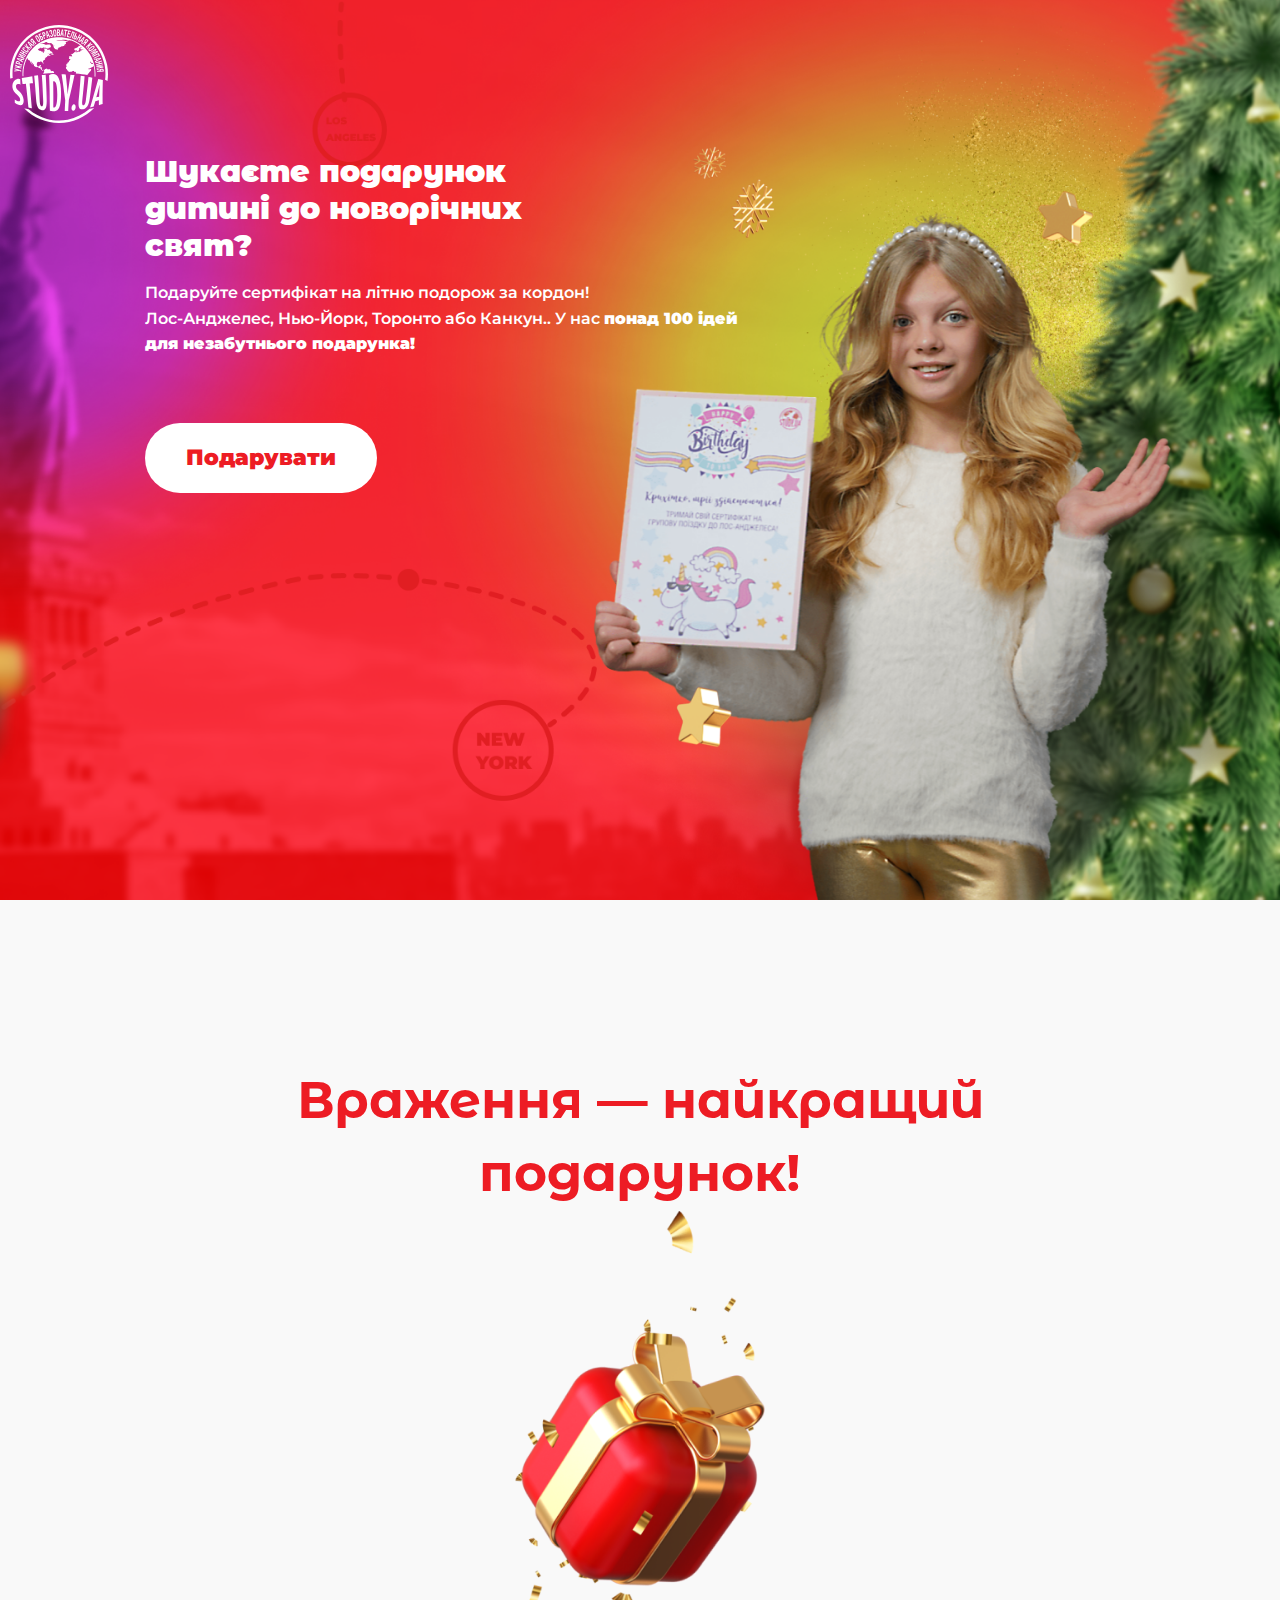
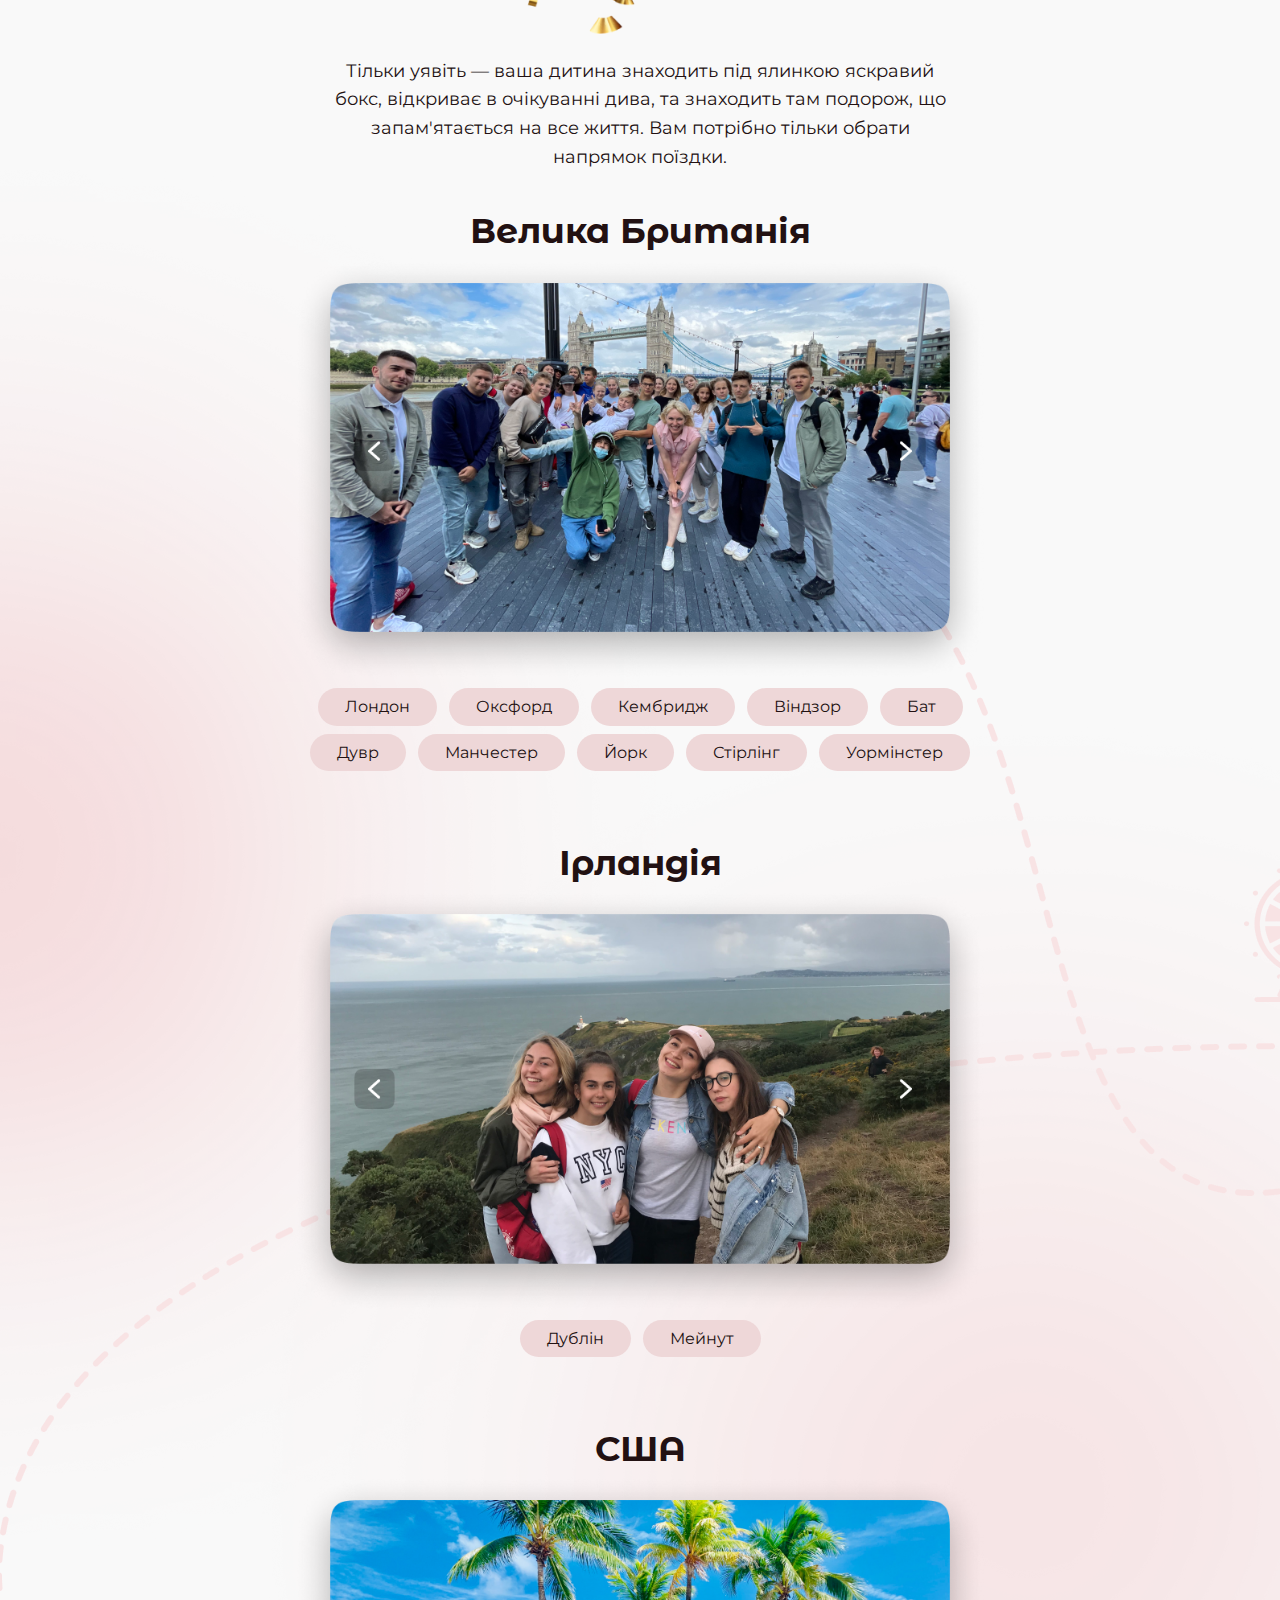
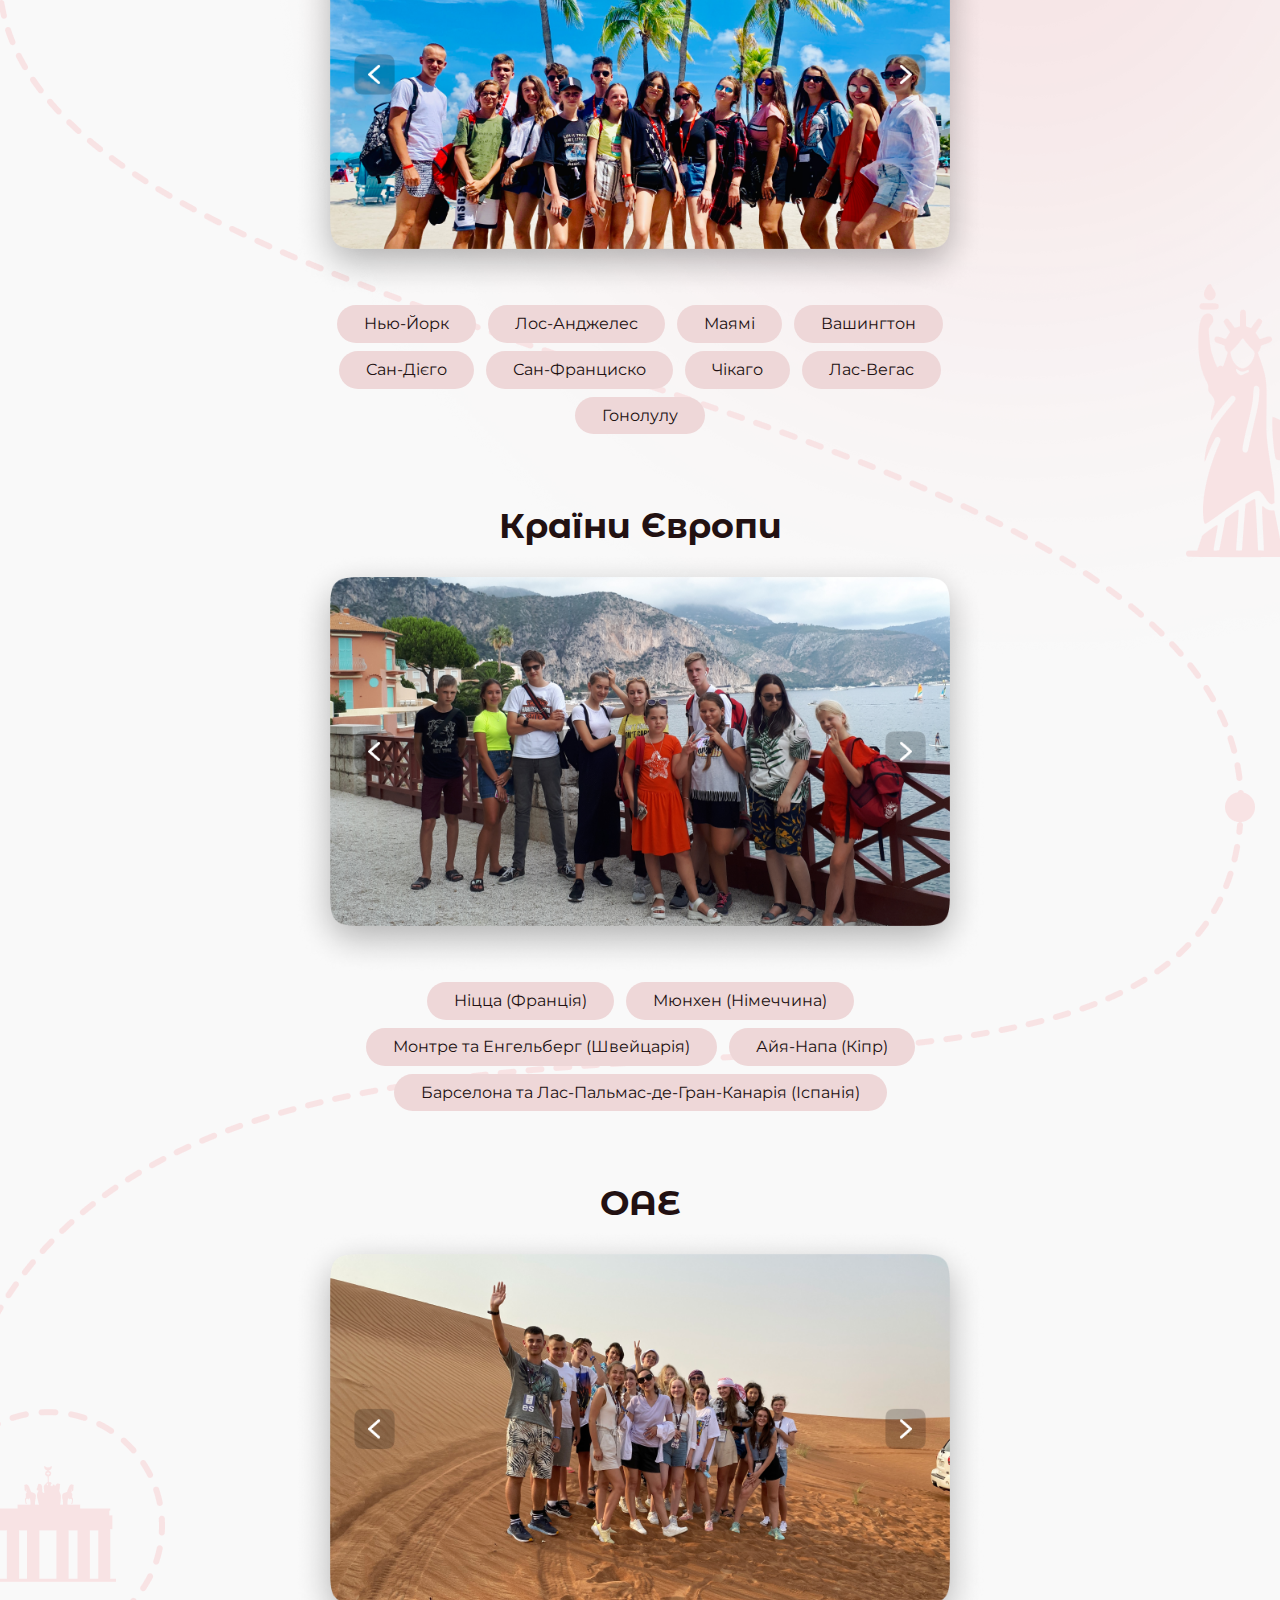
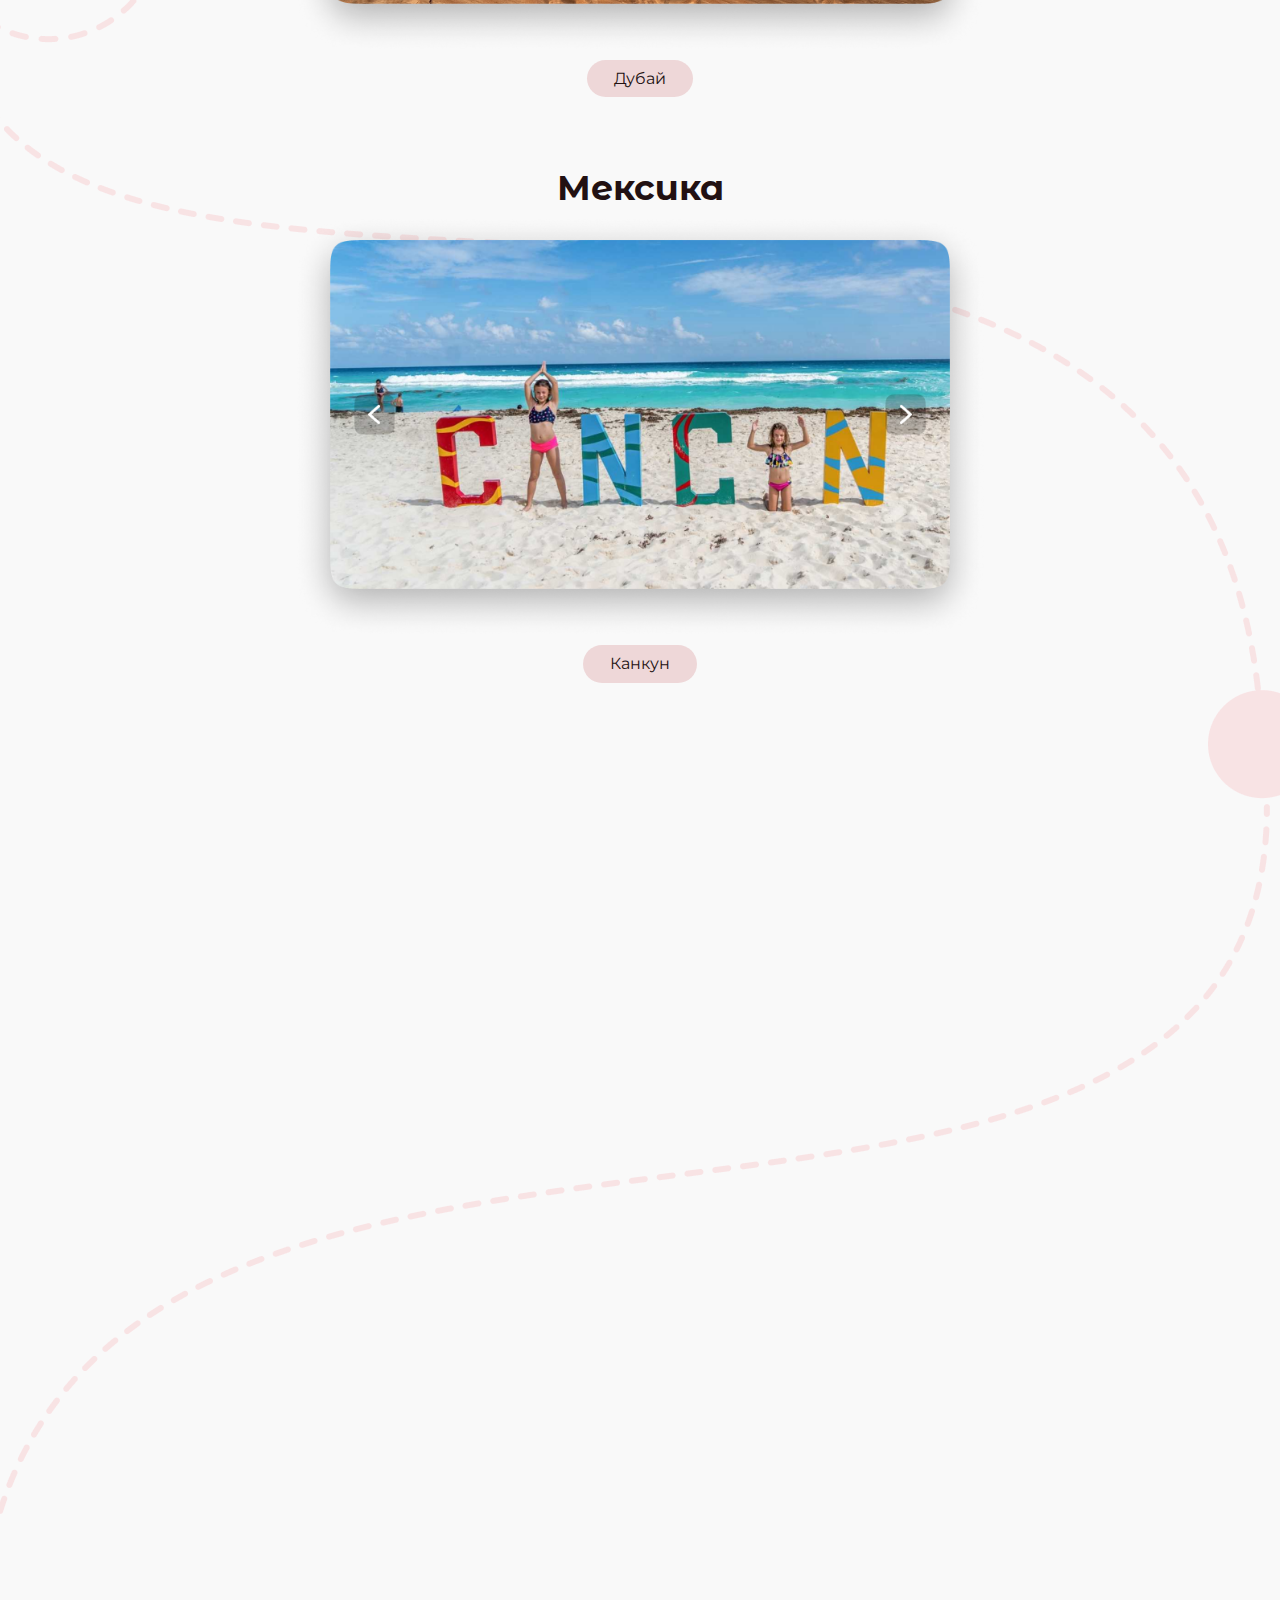
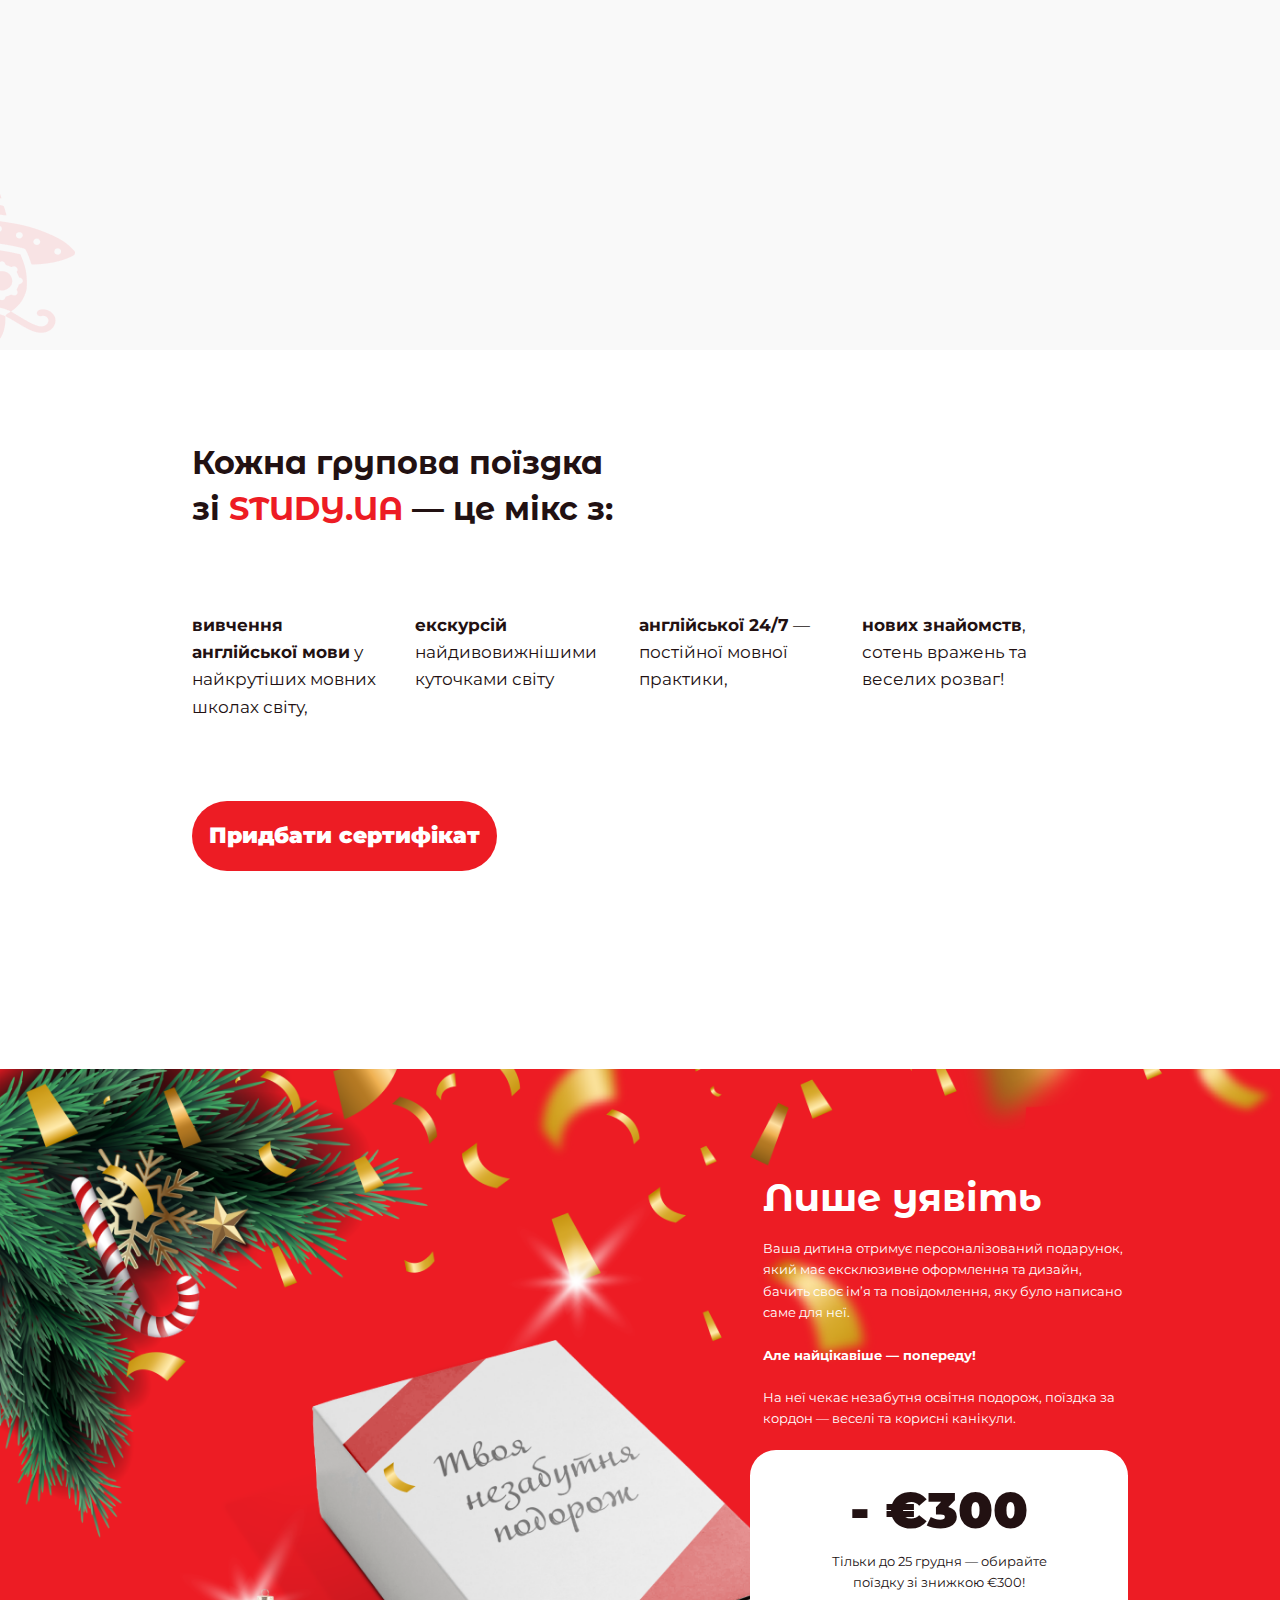
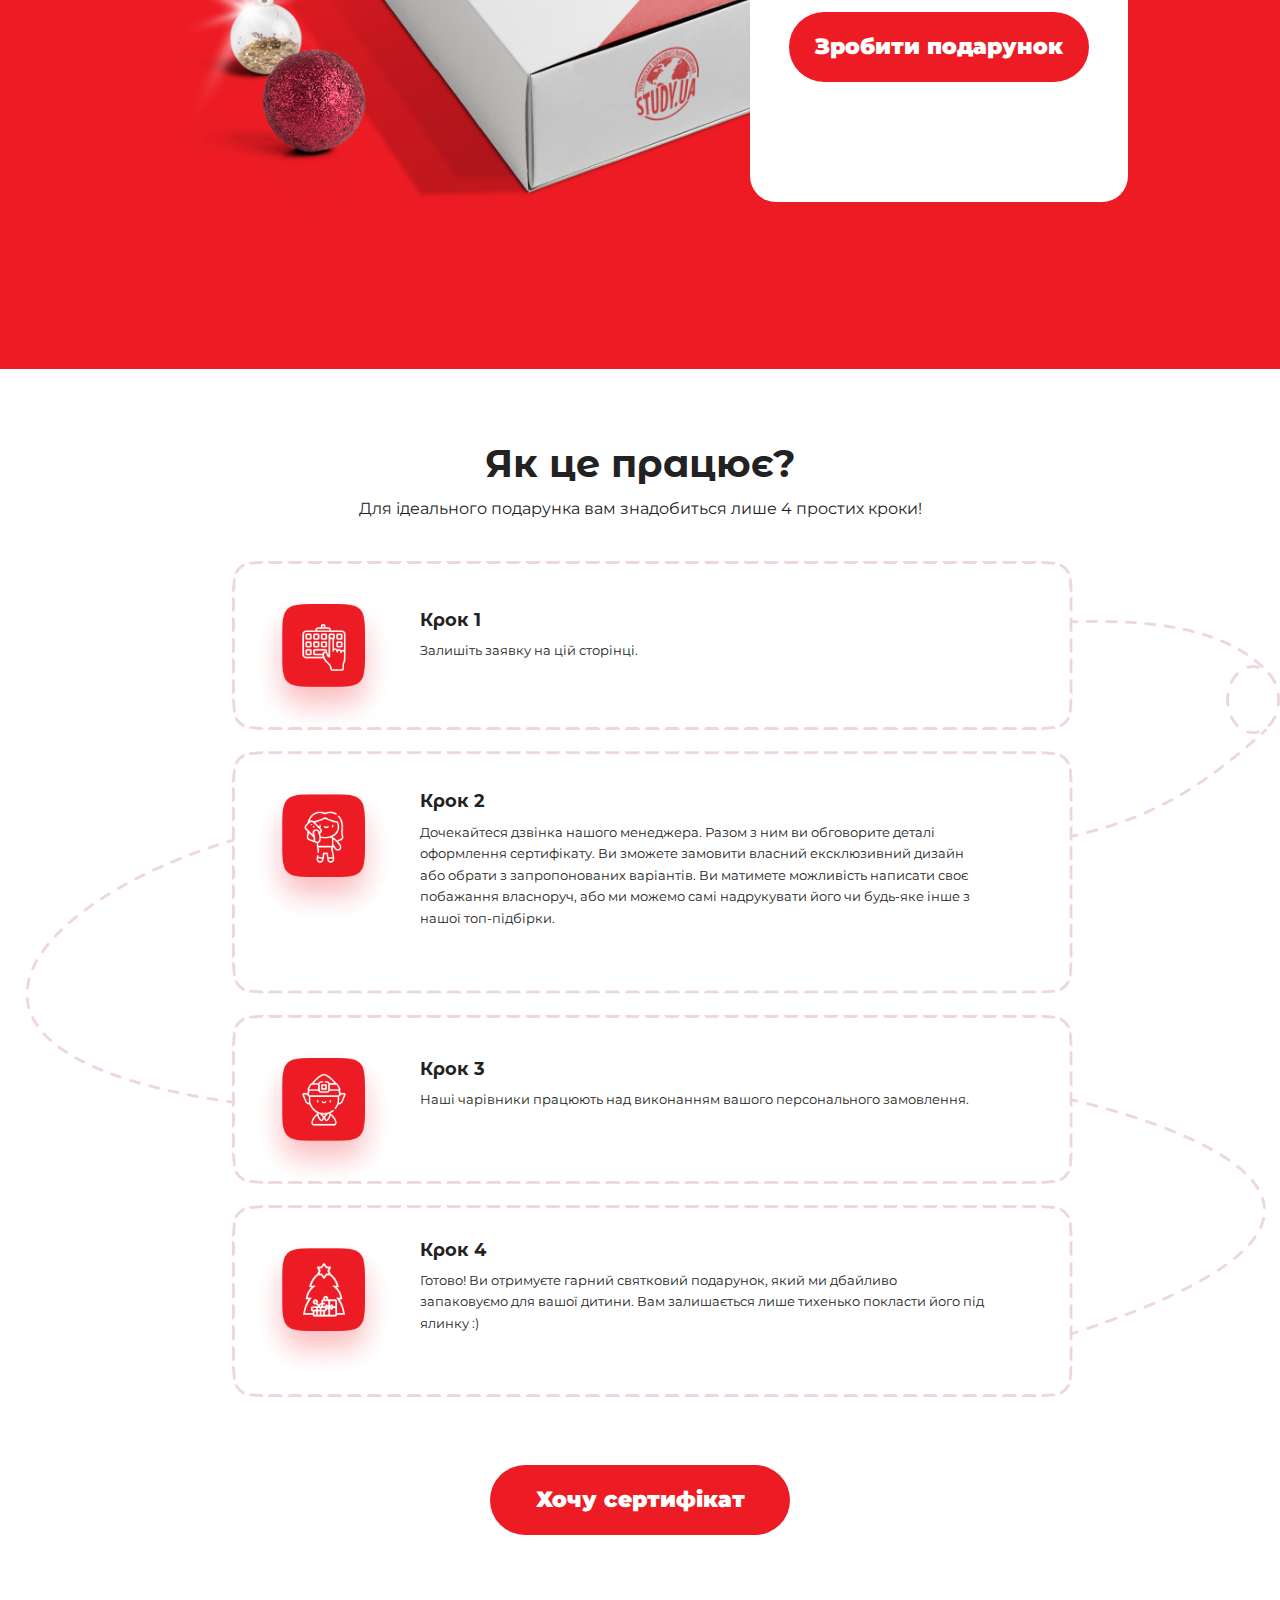
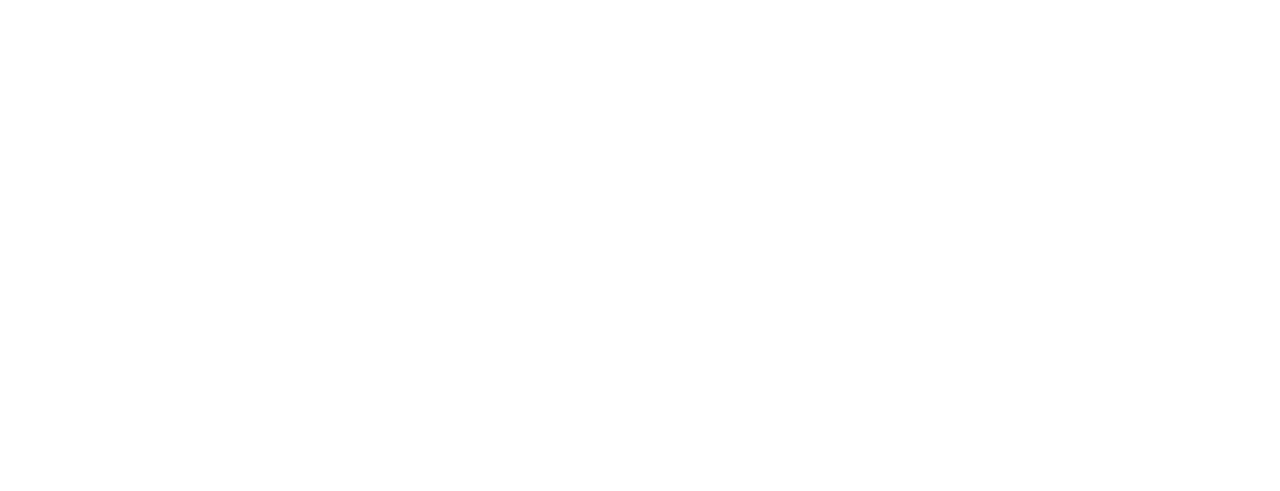
<file: index.html>
<!DOCTYPE html>
<html lang="en">
  <head>
    <meta charset="UTF-8" />
    <meta http-equiv="X-UA-Compatible" content="IE=edge" />
    <meta name="viewport" content="width=device-width, initial-scale=1.0" />
    <title>НР сертифікат | STUDY.UA</title>
    <link rel="shortcut icon" href="favicon.svg" type="image/x-icon" />
    <link rel="preconnect" href="https://fonts.googleapis.com" />
    <link rel="preconnect" href="https://fonts.gstatic.com" crossorigin />
    <link
      href="https://fonts.googleapis.com/css2?family=Montserrat+Alternates:wght@700;900&display=swap"
      rel="stylesheet"
    />
    <link
      href="https://fonts.googleapis.com/css2?family=Montserrat:wght@400;600;700;900&display=swap"
      rel="stylesheet"
    />
    <link rel="stylesheet" href="./assets/css/reset.css" />
    <link rel="stylesheet" href="./assets/css/style.css" />
    <link rel="stylesheet" href="./assets/css/welcome.css" />
    <link rel="stylesheet" href="./assets/css/gifts.css" />
    <link rel="stylesheet" href="./assets/css/desc.css">
    <link rel="stylesheet" href="./assets/css/discount.css">
    <link rel="stylesheet" href="./assets/css/steps.css">
  </head>
  <body>
    <section class="welcome">
      <header class="welcome__header">
        <a href="" class="logo">
          <picture>
            <source
              srcset="./assets/images/logo-mob.svg"
              media="(max-width: 768px)"
            />
            <img src="./assets/images/logo-ds.svg" alt="" />
          </picture>
        </a>
      </header>
      <div class="container">
        <article class="welcome__article">
          <h1 class="welcome__heading">
            Шукаєте подарунок <br />
            дитині до новорічних <br />
            свят?
          </h1>
          <p>
            Подаруйте сертифікат на літню подорож за&nbsp;кордон! <br />
            Лос-Анджелес, Нью-Йорк, Торонто або Канкун.. У&nbsp;нас
            <strong>понад 100 ідей для незабутнього подарунка!</strong>
          </p>
          <a href="#sertificate" class="btn text-overflow">Подарувати</a>
        </article>
      </div>
    </section>

    <section class="gifts">
      <header class="gifts__header">
        <article class="article__gifts">
          <h2 class="gifts__heading">Враження — найкращий<br />
            подарунок!</h2>
          </header>
          <img class="gift__img" src="/assets/images/gift 1.png" alt="" />
          <p class="gifts__texts">
            Тільки уявіть — ваша дитина знаходить під ялинкою яскравий бокс, відкриває в очікуванні дива, та знаходить там подорож, що запам'ятається на все життя. Вам потрібно тільки обрати напрямок
            поїздки.
          </p>
          <h3 class="gifts__heading3">Велика Британія</h3>
          <img class="cities_img" src="./assets/images/1.png" alt="" />
          <p class="cities__tags">
          <a class="cities">Лондон</a>
          <a class="cities">Оксфорд</a>
          <a class="cities">Кембридж</a>
          <a class="cities">Віндзор</a>
          <a class="cities">Бат</a>
          <a class="cities">Дувр</a>
          <a class="cities">Манчестер</a>
          <a class="cities">Йорк</a>
          <a class="cities">Стірлінг</a>
          <a class="cities">Уормінстер</a>
        </p>

        <h3 class="gifts__heading3">Ірландія</h3>
        <img class="cities_img" src="./assets/images/2.png" alt="" />
        <p class="cities__tags">
          <a class="cities">Дублін</a>
          <a class="cities">Мейнут</a>
        </p>
        <div class="hide-on-mobile">

        <h3 class="gifts__heading3">США</h3>
        <img class="cities_img" src="./assets/images/3.png" alt="" />
        <p class="cities__tags">
          <a class="cities">Нью-Йорк</a>
          <a class="cities">Лос-Анджелес</a>
          <a class="cities">Маямі</a>
          <a class="cities">Вашингтон</a>
          <a class="cities">Сан-Дієго</a>
          <a class="cities">Сан-Франциско</a>
          <a class="cities">Чікаго</a>
          <a class="cities">Лас-Вегас</a>
          <a class="cities">Гонолулу</a>

  

        </p>

        <h3 class="gifts__heading3">Країни Європи</h3>
        <img class="cities_img" src="./assets/images/4.png" alt="" />
        <p class="cities__tags">
          <a class="cities">Ніцца (Франція)</a>
          <a class="cities">Мюнхен (Німеччина)</a>

          <a class="cities">Монтре та Енгельберг (Швейцарія)</a>
          <a class="cities">Айя-Напа (Кіпр)</a>
          <a class="cities">Барселона та Лас-Пальмас-де-Гран-Канарія (Іспанія)</a>

        </p>

        <h3 class="gifts__heading3">ОАЕ</h3>
        <img class="cities_img" src="./assets/images/5.png" alt="" />
        <p class="cities__tags">
          <a class="cities">Дубай</a>
        </p>

        <h3 class="gifts__heading3">Мексика</h3>
        <img class="cities_img" src="./assets/images/6.png" alt="" />
        <p class="cities__tags">
          <a class="cities">Канкун</a>
        </p>
      </div>


        </article class="article__gifts">
    </section>


   <section class="desc">
    <header class="desc__header">
      <article class="desc__article">
        <h2 class="desc__heading">Кожна групова поїздка<br /> зі <a class="color">STUDY.UA</a> — це мікс з:</h2>
      </header>

        <p class="desc__text">
          <a class="desc__texts"><strong>вивчення англійської мови</strong> у найкрутіших мовних школах світу, </a>
          <a class="desc__texts"><strong>екскурсій</strong> найдивовижнішими куточками світу</a>
          <a class="desc__texts"><strong>англійської 24/7</strong> — постійної мовної практики,</a> 
          <a class="desc__texts"><strong>нових знайомств</strong>, сотень вражень та веселих розваг!</a>
        </p>

          <a href="#sertificate" class="btn__desc text-overflow">Придбати сертифікат</a> 
      </article>
   </section>

   <section class="discount">
    <header class="discount__header">
      <div class="main__text">
        <h2 class="discount__heading">Лише уявіть</h2>
          <p class="discount__text">          
            Ваша дитина отримує персоналізований подарунок, який має ексклюзивне оформлення та дизайн, бачить своє ім’я та повідомлення, яку було написано саме для неї.</p>
          <p class="bold discount__text"><strong>Але найцікавіше — попереду!</strong></p>
          <p class="discount__text">На неї чекає незабутня освітня подорож, поїздка 
за кордон — веселі та корисні канікули.</p>
      </div>
    </header>

        <div class="block__container">

        <!-- <article class="discount_article"> -->

              <h3 class="discount__heading__block">- €300</h3>
              <p class="discount__text__block">Тільки до 25 грудня — обирайте поїздку зі знижкою €300! </p>
              <a href="#sertificate" class="btn__discount text-overflow">Зробити подарунок</a> 

      <!-- </article> -->
    </div>

   </section>


   <section class="steps">
    <header class="steps__header">
    <h2 class="steps__heading">Як це працює?</h2>
    <p class="steps__header__text">Для ідеального подарунка вам знадобиться лише 4 простих кроки!</p>
  </header>
  <div class="steps__list">
    <h3 class="steps__list__heading3">Крок 1</h3>
    <p class="steps__list__text">Залишіть заявку на цій сторінці.</p>
    <h3 class="steps__list__heading3">Крок 2</h3>
    <p class="steps__list__text">Дочекайтеся дзвінка нашого менеджера. Разом з ним ви обговорите деталі оформлення сертифікату. Ви зможете замовити власний ексклюзивний дизайн або обрати з запропонованих варіантів. Ви матимете можливість написати своє побажання власноруч, або ми можемо самі надрукувати його чи будь-яке інше з нашої топ-підбірки.</p>

    <h3 class="steps__list__heading3">Крок 3</h3>
    <p class="steps__list__text">Наші чарівники працюють над виконанням вашого персонального замовлення.</p>

    <h3 class="steps__list__heading3">Крок 4</h3>
    <p class="steps__list__text">Готово! Ви отримуєте гарний святковий подарунок, який ми дбайливо запаковуємо для вашої дитини. Вам залишається лише тихенько покласти його під ялинку :)</p>
</div>
<a href="#sertificate" class="btn__steps text-overflow">Хочу сертифікат</a> 

   </section>
    </body>
</html>
</file>
<file: assets/css/style.css>
:root {
  --color-text: #221112;
  --color-light: #ffffff;
  --color-main: #ed1c24;
  --color-footer: #670508;
  --space-size: 10px;
  font-family: "Montserrat", sans-serif;
  font-style: normal;
  font-weight: 400;
  font-size: 16px;
}
* {
  box-sizing: border-box;
}
a {
  color: inherit;
  text-decoration: none;
}
img {
  width: 100%;
}
h1,
h2,
h3 {
  font-family: "Montserrat Alternates", sans-serif;
}
h1 {
  font-weight: 900;
}
h2,
h3,
strong {
  font-weight: 700;
}
p {
  line-height: 1.6;
}
.btn {
  display: inline-block;
  max-width: 300px;
  width: 100%;
  min-width: 232px;
  padding: 1.1em 0;
  border-radius: 70px;
  background-color: var(--color-main);
  color: var(--color-light);
  font-weight: 900;
  text-align: center;
}

@media (min-width: 992px) {
  :root {
    font-size: 22px;
  }
  .container {
    max-width: 990px;
    margin: auto;
  }
}

@media (min-width: 1440px) {
  .container {
    max-width: 1170px;
  }
}
</file>
<file: assets/css/welcome.css>
.welcome {
  height: 100vh;
  padding: var(--space-size);
  background-color: var(--color-main);
  background-image: url(./../bg-images/Group\ 49_mob.png);
  background-repeat: no-repeat;
  background-size: cover;
  /* background-position: center bottom; */
  color: var(--color-light);
  /* color: #ffffff; */
}
.logo {
  display: block;
  width: 50px;
  height: 50px;
  margin-top: 15px;
}
.welcome__article {
  display: flex;
  flex-direction: column;
  height: 88vh;
}
.welcome__heading {
  margin-top: 30px;
  font-size: 1.375rem;
  line-height: 1.23;
}
.welcome__article p {
  padding-top: 0.7rem;
  font-weight: 600;
}
.welcome__article strong {
  font-weight: 900;
}
.welcome__article .btn {
  max-width: 232px;
  margin-top: 72.5%;

  align-self: center;

  background-color: var(--color-light);
  color: var(--color-main);
}

@media (min-width: 576px) {
  .welcome {
    background-image: url(./../bg-images/Group\ 49_desktop.png);
    background-position: 80% bottom;
  }
  .welcome__article {
    width: 50%;
  }
}

@media (min-width: 768px) {
  .logo {
    width: 98px;
    height: 98px;
  }
  .welcome__article {
    width: 60%;
  }
  .welcome__article .btn {
    align-self: initial;
    margin-top: 3rem;
  }
}
</file>
<file: assets/css/gifts.css>
.gifts {
  display: inline-block;
  background-color: #f9f9f9;
  color: #221112;
  height: 100vh;
  padding: var(--space-size);
  background-repeat: no-repeat;
  background-position: center bottom;
}

.gifts__heading {
  font-size: 1.5rem;
  /* padding-top: 10%; */
  margin-top: 2rem;
  /* padding: 10px 20px; */
  /* font-size: 16px; */

  font-weight: 700;
  line-height: 1.45;
  text-align: center;
  color: #ed1c24;
}

.gifts__texts {
  text-align: center;
  padding: 10px 20px;
  font-size: 0.97rem;

  /* padding: 60px 90px; */
  /* padding: 20px 290px 80px; */
}

.gifts__heading3 {
  margin-top: 40px;

  /* width: 830px;
  height: 51px; */
  /* left: 545px; */
  /* top: 2065px; */
  font-family: "Montserrat Alternates";
  font-style: normal;
  font-weight: 700;
  font-size: 23px;
  padding-top: 3%;
  padding-bottom: 4.5%;
  /* line-height: 51px; */
  text-align: center;
}

.gift__img {
  display: block;
  margin: 0 auto;
  width: 110px;
  padding-top: -40%;
  padding-bottom: 10%;

  /* position: absolute; */
  /* height: 513px; */
  /* margin-top: 15px; */
  /* align-self: center; */
  /* position: absolute; */
  /* width: 303px;
  height: 513px;
  left: 1102px;
  top: 1339px; */
  /* min-height: 100px; */
}

.cities_img {
  display: block;
  /* text-align: center; */
  margin: 0 auto;
  min-width: 200px;
  /* width: 430px; */
  /* width: 320px; */
  width: 100%;
  align-content: center;
  /* display: inline-block; */

  /* width: 770px;
height: 434px;
left: 575px;
top: 2166px; */

  /* padding-top: -40%; */
}

p {
  font-size: 16px;
}

.cities {
  background-color: #eed7d8;
  border-radius: 23px;
  padding: 6px 27px;
  display: inline-block;
  margin: 4px;
  text-align: center;

  /* flex-direction: column;
  flex-wrap: wrap; */

  /* display: flex;
  flex-direction: column;
  justify-content: space-around; */
}

.cities__tags {
  text-align: center;
  padding-bottom: 3%;
  /* padding-left: 23%; */
}

.hide-on-mobile {
  display: inline;
}
/* Smartphone Portrait and Landscape */
@media only screen and (min-device-width: 310px) and (max-device-width: 480px) {
  .hide-on-mobile {
    display: none;
  }
}

@media (min-width: 768px) {
  .gifts {
    background-image: url(./../bg-images/pattern.png);
    height: 650vh;
  }
  .gifts__heading {
    font-size: 2.3rem;
    padding-top: 5rem;
  }
  .gifts__texts {
    margin-top: -9%;
    padding-left: 25.4%;
    padding-right: 25.4%;
    /* display: absolute; */
    /*  margin: 0 auto; */
    /* padding: 20px 290px 80px; */
    font-size: 18px;
  }
  .cities_img {
    display: absolute;
    margin: 0 auto;
    padding-top: 3%;
    width: 700px;
  }
  .gift__img {
    display: block;
    margin: 0 auto;
    width: 250px;
    /* padding-top: -40%; */
  }
  .gifts__heading3 {
    font-size: 35px;
    /* padding-bottom: 0;  */
    margin-bottom: -7%;
    margin-top: -0.5%;
  }

  .cities__tags {
    padding-left: 23%;
    padding-right: 23%;
    /* font-size: ; */
  }
}
</file>
<file: assets/css/desc.css>
.desc {
  width: 80%;
  margin: 7% 7% 7% 4%;
  color: #221112;
  height: 120vh;
  background-repeat: no-repeat;
  background-position: center bottom;
  padding-top: 25%;
}

.desc__header {
  /* font-size: 1.55rem; */
  font-size: 1.55rem;

  text-align: left;
  font-weight: 700;
  /* line-height: 1.45; */
  white-space: nowrap;
}

.desc__heading,
.desc__texts {
  /* padding: 35px; */
  padding-bottom: 50px;
}

.desc__text {
  display: flex;
  flex-direction: column;
  justify-content: space-between;
  /* justify-content: center; */
  flex-wrap: nowrap;
  font-size: 17px;
}
.desc__texts {
  /* width: 20%; */
  width: 100%;
  text-align: left;
}

.color {
  color: #ed1c24;
}

.btn__desc {
  display: flex;
  justify-content: center;
  align-items: center;
  max-width: 90%;
  width: 100%;
  min-width: 115%;
  padding: 1.1em 0;
  border-radius: 70px;
  background-color: var(--color-main);
  color: var(--color-light);
  font-weight: 900;
  text-align: center;
}

@media (min-width: 768px) {
  .desc {
    width: 68%;
    margin: 7% 7% 7% 15%;
    color: #221112;
    height: 60vh;
    background-repeat: no-repeat;
    background-position: center bottom;
    padding-top: 0%;
  }

  .desc__header {
    font-size: 1.45rem;
    text-align: left;

    font-weight: 700;
    line-height: 1.45;
  }

  .desc__heading,
  .desc__texts {
    /* padding: 35px; */
    padding-bottom: 80px;
  }

  .desc__text {
    display: flex;
    flex-direction: row;
    justify-content: space-between;
    flex-wrap: nowrap;
  }
  .desc__texts {
    /* width: 20%; */
    width: 200px;
    text-align: left;
  }
  .btn__desc {
    /* display: inline-block; */
    /* display: block; */
    /* max-width: 350px; */
    /* max-width: 100%; */
    width: 35%;
    min-width: 20%;
    padding: 1.1em 0;
    border-radius: 70px;
    background-color: var(--color-main);
    color: var(--color-light);
    font-weight: 900;
    text-align: center;
  }
}
</file>
<file: assets/css/discount.css>
.discount {
  height: 170vh;
  padding: var(--space-size);
  background-color: var(--color-main);
  background-image: url(./../bg-images/discount_mob.png);
  background-repeat: no-repeat;
  color: var(--color-light);
}

.discount__header {
  /* display: block; */
  display: flex;
  margin: auto;

}
.discount__heading {
  font-size: 1.85rem;
  padding-bottom: 20px;
}

.discount__text {
  padding-bottom: 20px;
}
/* .discount__heading,
.discount__text,
.bold { */
/* margin-left: 740px; */
/* margin-bottom: 50px; */
/* .discount__text{
  margin-left: 740px;

} */

.main__text {
  /* margin-left: 740px; */
  margin-top: 95%;
  width: 80%;
  padding-left: 1%;
}

/* 
.bold {
  padding-top: 0.5%;
} */

.block__container {
  display: block;
  /* margin-top: 0; */
  margin: 0 auto;
  margin-top: 50px;
  /* padding-top: 50px; */
  /* position: fixed; */
  background-color: #ffffff;
  border-radius: 26px;
  padding: 1.1em 0;
  max-width: 99%;
  height: 300px;
  min-width: 50%;
  /* margin-left: 740px; */
  /* margin-top: 200px; */
  /* margin-left: 100%; */
  text-align: center;
  color: #221112;
  align-self: initial;
}

.discount__heading__block {
  font-size: 3rem;
  font-weight: 900;
  padding-bottom: 4%;
  padding-top: 7%;
}

.discount__text__block {
  margin-top: 3%;
  padding: 0% 19% 0% 19%;
  font-size: 15px;
}

.btn__discount {
  display: flex;
  justify-content: center;
  /* display: block; */
  align-items: center;
  max-width: 300px;
  width: 80%;
  min-width: 70%;
  padding: 1.1em 0;
  border-radius: 70px;
  background-color: var(--color-main);
  color: var(--color-light);
  font-weight: 900;
  text-align: center;
  margin: auto;
  margin-top: 7%;
}

@media (min-width: 768px) {
  .discount {
    height: 100vh;
    background-image: url(./../bg-images/discount_desktop.png);
    background-size: cover;
  }

  .main__text {
    margin-left: 740px;
    margin-top: 100px;
    width: 30%;
  }

  .bold {
    padding-top: 0.5%;
  }

  .block__container {
    /* position: block; */
    /* position: relative; */
    background-color: #ffffff;
    border-radius: 26px;
    padding: 1.1em 0;
    max-width: 29px;
    /* width: 90%; */
    height: 40%;
    /* height: 270px; */

    min-width: 30%;
    margin-left: 740px;
    /* margin-top: 200px; */
    /* margin-left: 100%; */
    text-align: center;
    color: #221112;
    align-self: initial;
    margin-top: 0;
  }

  .discount__heading__block {
    font-size: 2.3rem;
    font-weight: 900;
    padding-bottom: 4%;
    padding-top: 3%;
  }

  .discount__text__block {
    margin: auto;
    padding: 0% 19% 0% 19%;
    font-size: 13px;
  }
  .btn__discount {
    display: flex;
    justify-content: center;
    /* display: block; */
    align-items: center;
    max-width: 300px;
    width: 100%;
    min-width: 230px;
    padding: 1.1em 0;
    border-radius: 70px;
    background-color: var(--color-main);
    color: var(--color-light);
    font-weight: 900;
    text-align: center;
    margin: auto;
    margin-top: 5%;
  }
  .discount__heading {
    font-size: 3vw;
  }
  
  .discount__text {
    font-size: 1.05vw;
  }
}
</file>
<file: assets/css/steps.css>
.steps {
  margin-top: 15%;
  height: 170vh;
  padding: var(--space-size);
  background-color: var(--color-light);
  background-image: url(./../bg-images/5_blok.png);
  background-repeat: no-repeat;
  background-size: contain;
}

.steps__header {
  /* margin-top: -180px; */
  margin-top: -10%;
  text-align: center;
  margin-bottom: 10.1%;
  /* margin: auto; */
  display: block;
  font-size: 3vw;
}

.steps__heading {
  /* margin-top: 1px; */
  /* margin-top: -200px; */
  /* padding-bottom: 60%; */
}

.steps__header__text {
  padding-top: 1%;
}

.steps__list {
  display: flex;
  flex-direction: column;
  /* height: 88vh; */
  /* margin-top: 180px; */
  /* margin-bottom: 10%; */
  /* margin-top: -100px; */
  /* margin-left: 500px; */
  /* margin-top: 100px; */
  width: 55%;
  margin-left: auto;
  /* margin-right: auto; */
  margin: auto;
  margin-top: -3%;
  /* margin-bottom:6em; */
  padding-left: 10%;
  padding-bottom: 2%;
}

.steps__list__heading3 {
  /* padding-top: -50px; */
  /* padding-bottom: 20px; */
  padding-bottom: 2%;
  font-size: 1.4vw;
}
.steps__list__text {
  /* padding: 50px 0px; */
  /* padding-bottom: 150px; */
  padding-bottom: 23%;
  display: block;
  font-size: 1.05vw;
}

.steps__list__text {
  /* font-size: 16px; */
}

.btn__steps {
  display: flex;
  justify-content: center;
  align-items: center;
  max-width: 300px;
  width: 100%;
  min-width: 230px;
  padding: 1.1em 0;
  border-radius: 70px;
  background-color: var(--color-main);
  color: var(--color-light);
  font-weight: 900;
  text-align: center;
  margin: auto;
  margin-top: -2%;
}

@media (min-width: 768px) {
  .steps {
    margin-top: 15%;
    height: 170vh;
    padding: var(--space-size);
    background-color: var(--color-light);
    background-image: url(./../bg-images/5_blok.png);
    background-repeat: no-repeat;
    background-size: contain;
  }
}
</file>
